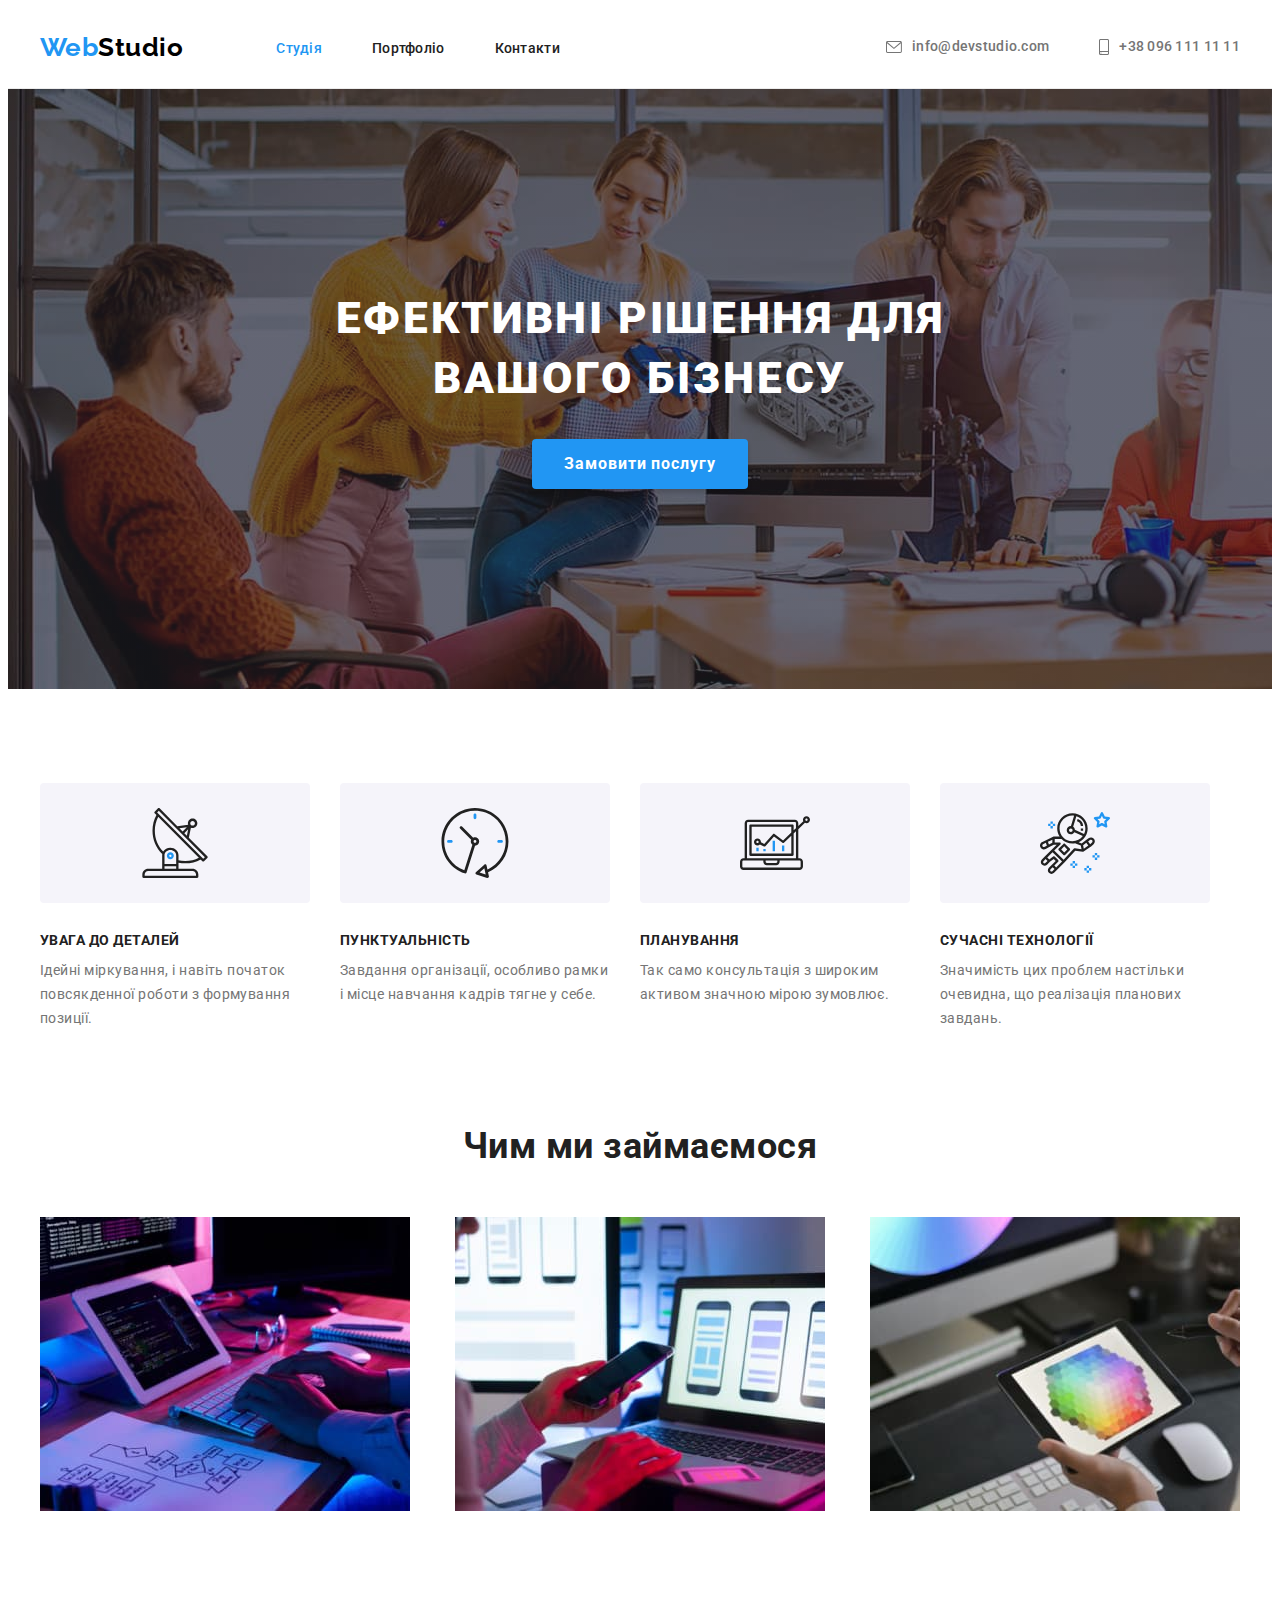
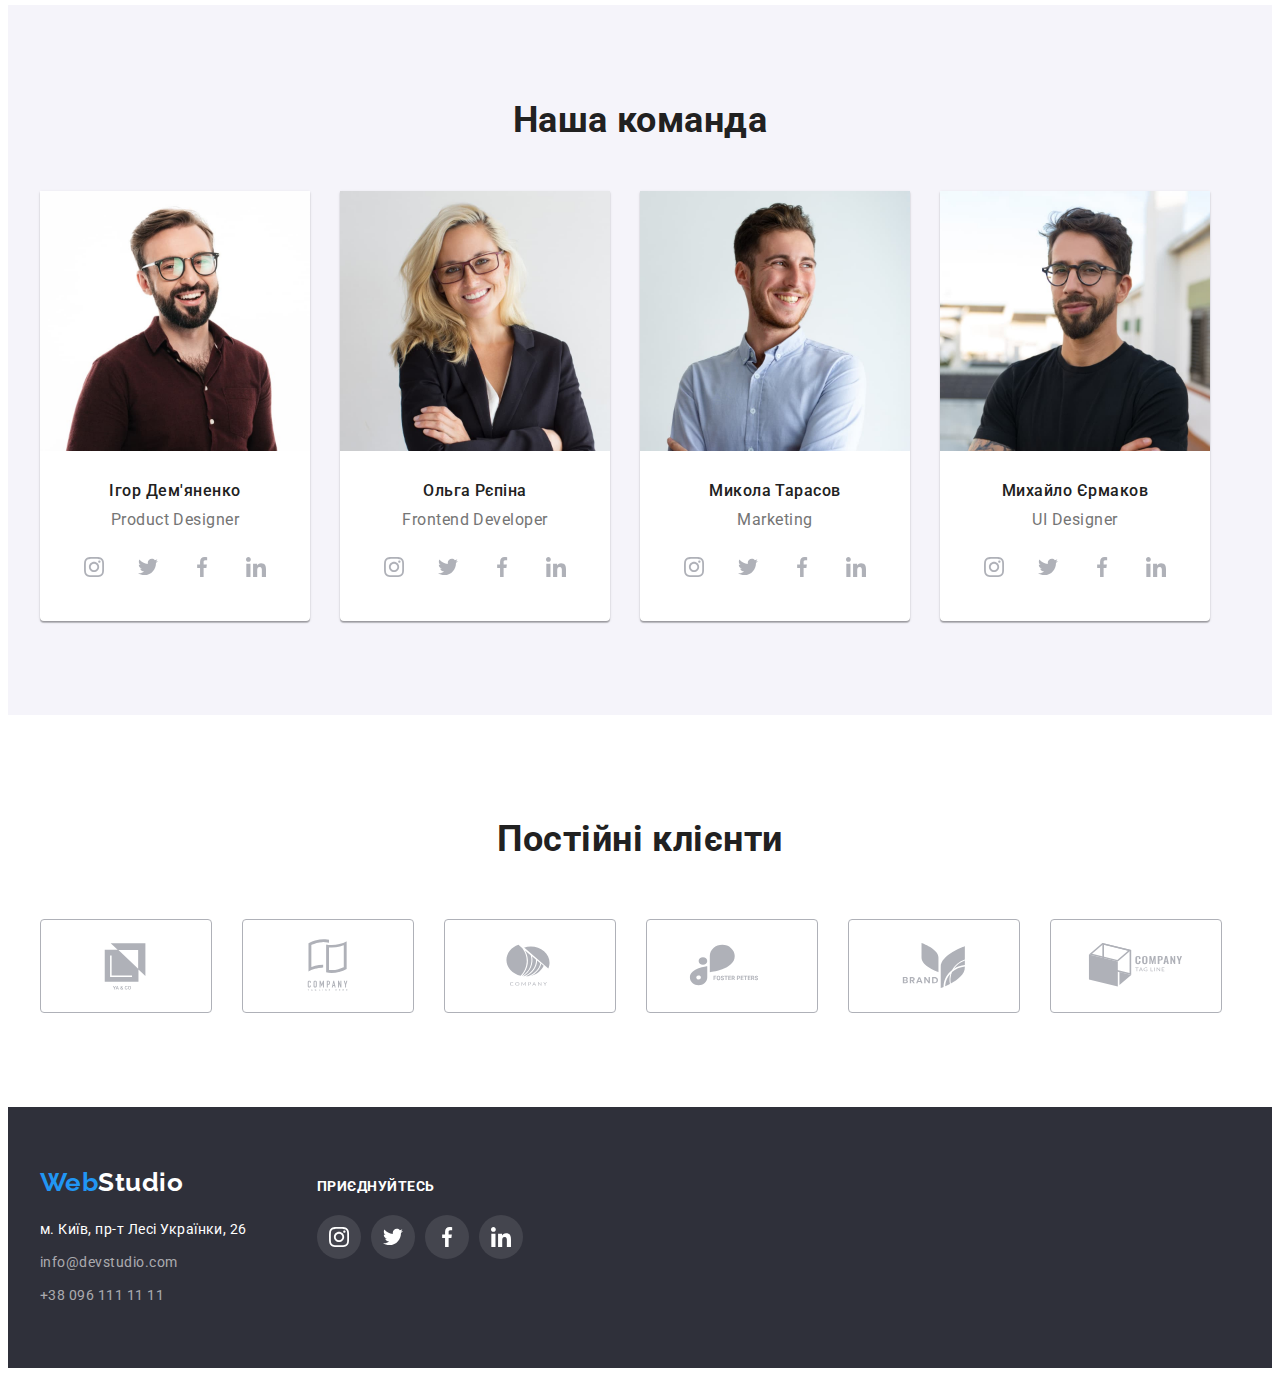
<file: index.html>
<!DOCTYPE html>
<html lang="uk">
<head>
    <meta charset="UTF-8">
    <meta http-equiv="X-UA-Compatible" content="IE=edge">
    <meta name="viewport" content="width=device-width, initial-scale=1.0">
    <title>Студія</title>
    <link href="https://fonts.googleapis.com/css2?family=Raleway:wght@700&family=Roboto:wght@400;500;700;900&display=swap"
        rel="stylesheet"/>
    <link rel="stylesheet" href="https://cdnjs.cloudflare.com/ajax/libs/modern-normalize/1.1.0/modern-normalize.min.css"
        integrity="sha512-wpPYUAdjBVSE4KJnH1VR1HeZfpl1ub8YT/NKx4PuQ5NmX2tKuGu6U/JRp5y+Y8XG2tV+wKQpNHVUX03MfMFn9Q=="
        crossorigin="anonymous" referrerpolicy="no-referrer" />
    <link rel="stylesheet" href="./css/styles.css"/>
</head>
<body>
    <header class="site-header">
        <div class="container header-container">
            <nav class="header-nav">
                <a class="logo logo-blue" href="./index.html" lang="en">Web<span class="logo logo-black">Studio</span></a>
                <ul class="site-nav list">
                    <li class="nav-link"> <a class="link active" href="./index.html">Студія</a></li>
                    <li class="nav-link"> 

                        <a class="link" href="./portfolio.html">Портфоліо</a></li>
                    <li class="nav-link"> <a class="link" href="#">Контакти</a></li>
                </ul>
            </nav>
            <ul class="auth-nav list">
                <li class="contact-list">
                    <a class="contact-link" href="mailto:info@devstudio.com">
                        <svg lang="en" aria-lable="envelope icon" class="contact-icon" width="16" height="12">
                            <use href="./images/icons.svg#icon-envelope"></use>
                        </svg>
                        info@devstudio.com
                    </a>
                   
                </li>
                <li class="contact-list">
                    <a class="contact-link" href="tel:+380961111111">
                        <svg lang="en" aria-lable="smartphone icon" class="contact-icon" width="10" height="16">
                            <use href="./images/icons.svg#icon-smartphone"></use>
                        </svg>
                        +38 096 111 11 11
                    </a>
                    
                </li>
            </ul>
        </div>
    </header>
    <main> 
        <div class="overlay">
            <section class="site">
                <div class="container">
                    <h1 class="site-name">Ефективні рішення для вашого бізнесу</h1>
                    <button class="site-button" type="button">Замовити послугу</button>
                </div>
            </section>
        </div>
        <section class="advantages section">
            <div class="container">
                <h2 class="visually-hidden">Наші переваги</h2>
                <ul class="list advantages-list">
                    <li class="advantages-element">
                        <div class="thumb-advantages">
                            <svg aria-label="антена" class="advantages-icon" width="70" height="70">
                                <use href="./images/icons.svg#icon-antenna"></use>
                            </svg>
                        </div>
                        <h3 class="advantages-item">Увага до деталей</h3>
                        <p class="advantages-text">Ідейні міркування, і навіть початок повсякденної роботи з формування позиції.</p>
                    </li>
                    <li class="advantages-element">
                        <div class="thumb-advantages">
                            <svg aria-label="годинник" class="advantages-icon" width="70" height="70">
                                <use href="./images/icons.svg#icon-clock"></use>
                            </svg>
                        </div>
                        <h3 class="advantages-item">Пунктуальність</h3>
                        <p class="advantages-text">Завдання організації, особливо рамки і місце навчання кадрів тягне у себе.</p>
                    </li>
                    <li class="advantages-element">
                        <div class="thumb-advantages">
                            <svg aria-label="діаграма" class="advantages-icon" width="70" height="70">
                                <use href="./images/icons.svg#icon-diagram"></use>
                            </svg>
                        </div>
                        <h3 class="advantages-item">Планування</h3>
                        <p class="advantages-text">Так само консультація з широким активом значною мірою зумовлює.</p>
                    </li>
                    <li class="advantages-element">
                        <div class="thumb-advantages">
                            <svg aria-label="астронавт" class="advantages-icon" width="70" height="70">
                                <use href="./images/icons.svg#icon-astronaut"></use>
                            </svg>
                        </div>
                        <h3 class="advantages-item">Сучасні технології</h3>
                        <p class="advantages-text">Значимість цих проблем настільки очевидна, що реалізація планових завдань.</p>
                    </li>
                </ul>
            </div>
        </section>
        <section class="profile section">
            <div class="container">
                <h2 class="profile-title">Чим ми займаємося</h2>
                <ul class="list profile-img">
                    <li><img src="./images/box1.jpg" alt="Монітори із програмним кодом" width="370"></li>
                    <li><img src="./images/box2.jpg" alt="Екран ноутбука з різними версіями сайту на мобільні пристрої" width="370">
                    </li>
                    <li><img src="./images/box3.jpg" alt="Палітра кольорів на екрані планшету" width="370"></li>
                </ul>
            </div>
        </section>
        <section class="team section">
            <div class="container">
                <h2 class="team-title">Наша команда</h2>
                <ul class="list list-team">
                    <li class="team-card">
                        <img src="./images/img1.jpg" alt="Веселий чоловік у окулярах" width="270">
                        <h3 class="team-subtitle">Ігор Дем'яненко</h3>
                        <p class="team-text" lang="en">Product Designer</p>
                        <ul class="list social-list">
                            <li class="social-list-item">
                                <a href="" class="social-list-link">
                                    <svg lang="en" aria-lable="instagram icon" class="social-list-icon" width="20" height="20">
                                        <use href="./images/icons.svg#icon-instagram"></use>
                                    </svg>
                                </a>
                            </li>
                            <li class="social-list-item">
                                <a href="" class="social-list-link">
                                    <svg lang="en" aria-lable="twitter icon" class="social-list-icon" width="20" height="20">
                                        <use href="./images/icons.svg#icon-twitter"></use>
                                    </svg>
                                </a>
                            </li>
                            <li class="social-list-item">
                                <a href="" class="social-list-link">
                                    <svg lang="en" aria-lable="facebook icon" class="social-list-icon" width="20" height="20">
                                        <use href="./images/icons.svg#icon-facebook"></use>
                                    </svg>
                                </a>
                            </li>
                            <li class="social-list-item">
                                <a href="" class="social-list-link">
                                    <svg lang="en" aria-lable="linkedin icon" class="social-list-icon" width="20" height="20">
                                        <use href="./images/icons.svg#icon-linkedin"></use>
                                    </svg>
                                </a>
                            </li>
                        </ul>
                    </li>
                    <li class="team-card">
                        <img src="./images/img2.jpg" alt="Чарівна білявка" width="270">
                        <h3 class="team-subtitle">Ольга Рєпіна</h3>
                        <p class="team-text" lang="en">Frontend Developer</p>
                        <ul class="list social-list">
                            <li class="social-list-item">
                                <a href="" class="social-list-link">
                                    <svg lang="en" aria-lable="instagram icon" class="social-list-icon" width="20" height="20">
                                        <use href="./images/icons.svg#icon-instagram"></use>
                                    </svg>
                                </a>
                            </li>
                            <li class="social-list-item">
                                <a href="" class="social-list-link">
                                    <svg lang="en" aria-lable="twitter icon" class="social-list-icon" width="20" height="20">
                                        <use href="./images/icons.svg#icon-twitter"></use>
                                    </svg>
                                </a>
                            </li>
                            <li class="social-list-item">
                                <a href="" class="social-list-link">
                                    <svg lang="en" aria-lable="facebook icon" class="social-list-icon" width="20" height="20">
                                        <use href="./images/icons.svg#icon-facebook"></use>
                                    </svg>
                                </a>
                            </li>
                            <li class="social-list-item">
                                <a href="" class="social-list-link">
                                    <svg lang="en" aria-lable="linkedin icon" class="social-list-icon" width="20" height="20">
                                        <use href="./images/icons.svg#icon-linkedin"></use>
                                    </svg>
                                </a>
                            </li>
                        </ul>
                    </li>
                    <li class="team-card">
                        <img src="./images/img3.jpg" alt="Щасливий чоловік у білій сорочці " width="270">
                        <h3 class="team-subtitle">Микола Тарасов</h3>
                        <p class="team-text" lang="en">Marketing</p>
                        <ul class="list social-list">
                            <li class="social-list-item">
                                <a href="" class="social-list-link">
                                    <svg lang="en" aria-lable="instagram icon" class="social-list-icon" width="20" height="20">
                                        <use href="./images/icons.svg#icon-instagram"></use>
                                    </svg>
                                </a>
                            </li>
                            <li class="social-list-item">
                                <a href="" class="social-list-link">
                                    <svg lang="en" aria-lable="twitter icon" class="social-list-icon" width="20" height="20">
                                        <use href="./images/icons.svg#icon-twitter"></use>
                                    </svg>
                                </a>
                            </li>
                            <li class="social-list-item">
                                <a href="" class="social-list-link">
                                    <svg lang="en" aria-lable="facebook icon" class="social-list-icon" width="20" height="20">
                                        <use href="./images/icons.svg#icon-facebook"></use>
                                    </svg>
                                </a>
                            </li>
                            <li class="social-list-item">
                                <a href="" class="social-list-link">
                                    <svg lang="en" aria-lable="linkedin icon" class="social-list-icon" width="20" height="20">
                                        <use href="./images/icons.svg#icon-linkedin"></use>
                                    </svg>
                                </a>
                            </li>
                        </ul>
                    </li>
                    <li class="team-card">
                        <img src="./images/img4.jpg" alt="Чоловік із загадковою посмішкою" width="270">
                        <h3 class="team-subtitle">Михайло Єрмаков</h3>
                        <p class="team-text" lang="en">UI Designer</p>
                        <ul class="list social-list">
                            <li class="social-list-item">
                                <a href="" class="social-list-link">
                                    <svg lang="en" aria-lable="instagram icon" class="social-list-icon" width="20" height="20">
                                        <use href="./images/icons.svg#icon-instagram"></use>
                                    </svg>
                                </a>
                            </li>
                            <li class="social-list-item">
                                <a href="" class="social-list-link">
                                    <svg lang="en" aria-lable="twitter icon" class="social-list-icon" width="20" height="20">
                                        <use href="./images/icons.svg#icon-twitter"></use>
                                    </svg>
                                </a>
                            </li>
                            <li class="social-list-item">
                                <a href="" class="social-list-link">
                                    <svg lang="en" aria-lable="facebook icon" class="social-list-icon" width="20" height="20">
                                        <use href="./images/icons.svg#icon-facebook"></use>
                                    </svg>
                                </a>
                            </li>
                            <li class="social-list-item">
                                <a href="" class="social-list-link">
                                    <svg lang="en" aria-lable="linkedin icon" class="social-list-icon" width="20" height="20">
                                        <use href="./images/icons.svg#icon-linkedin"></use>
                                    </svg>
                                </a>
                            </li>
                        </ul>
                    </li>
                </ul>
            </div>
        </section>   
        <section class="client section">
            <div class="container">
                <h2 class="client-title">Постійні клієнти</h2>
                <ul class="list client-list">
                        <li class="client-items">
                            <a href="#" class="client-link">
                                <svg lang="en" aria-lable="logotype ya co" class="client-icon" width="106" height="60">
                                    <use href="./images/icons.svg#icon-yaco"></use>
                                </svg>
                            </a>
                        </li>
                
                    <li class="client-items"> 
                        <a href="#" class="client-link">
                            <svg lang="en" aria-lable="logotype tagline here" class="client-icon" width="106" height="60">
                                <use href="./images/icons.svg#icon-taglinehere"></use>
                            </svg>
                        </a>
                    </li>
                    <li class="client-items"> 
                        <a href="#" class="client-link">
                            <svg lang="en" aria-lable="logotype company" class="client-icon" width="106" height="60">
                                <use href="./images/icons.svg#icon-company"></use>
                            </svg>
                        </a>
                    </li>
                    <li class="client-items"> 
                        <a href="#" class="client-link">
                            <svg lang="en" aria-lable="logotype foster peters" class="client-icon" width="106" height="60">
                                <use href="./images/icons.svg#icon-fosterpeters"></use>
                            </svg>
                        </a>
                    </li>
                    <li class="client-items"> 
                        <a href="#" class="client-link">
                            <svg lang="en" aria-lable="logotype brand" class="client-icon" width="106" height="60">
                                <use href="./images/icons.svg#icon-brand"></use>
                            </svg>
                        </a>
                    </li>
                    <li class="client-items"> 
                        <a href="#" class="client-link">
                            <svg lang="en" aria-lable="logotype tag line" class="client-icon" width="106" height="60">
                                <use href="./images/icons.svg#icon-tagline"></use>
                            </svg>
                        </a>
                    </li>
                </ul>
            </div>
        </section>
    </main>
    <footer class="site-footer">
        <div class="container footer-container">
            <div class="contact-footer">
                <div class="logo-footer">
                    <a class="logo logo-blue" href="./index.html" lang="en">Web<span class="logo logo-white">Studio</span></a>
                </div>
                <address>
                    <ul class="auth list">
                        <li class="auth-link" ><a class="address" href="https://goo.gl/maps/CPtrU1FHBa2aNyZL9" target="_blank"
                                rel="noopener noreferrer nofollow">м. Київ, пр-т Лесі Українки, 26</a></li>
                        <li class="auth-link" ><a class="contact-link" href="mailto:info@devstudio.com">info@devstudio.com</a></li>
                        <li class="auth-link" ><a class="contact-link" href="tel:+380961111111">+38 096 111 11 11</a></li>
                    </ul>
                </address>
            </div>
            <div class="join">
                <p class="join-title">приєднуйтесь</p>
                <ul class="list join-list">
                    <li class="join-item">
                        <a href="#" class="social-list-link join-link">
                            <svg lang="en" aria-lable="instagram icon" class="social-list-icon join-icon" width="20" height="20">
                                <use href="./images/icons.svg#icon-instagram"></use>
                            </svg>
                        </a>
                    </li>
                    <li class="join-item">
                        <a href="#" class="social-list-link join-link">
                            <svg lang="en" aria-lable="twitter icon" class="social-list-icon join-icon" width="20" height="20">
                                <use href="./images/icons.svg#icon-twitter"></use>
                            </svg>
                        </a>
                    </li>
                    <li class="join-item">
                        <a href="#" class="social-list-link join-link">
                            <svg lang="en" aria-lable="facebook icon" class="social-list-icon join-icon" width="20" height="20">
                                <use href="./images/icons.svg#icon-facebook"></use>
                            </svg>
                        </a>
                    </li>
                    <li class="join-item">
                        <a href="#" class="social-list-link join-link">
                            <svg lang="en" aria-lable="linkedin icon" class="social-list-icon join-icon" width="20" height="20">
                                <use href="./images/icons.svg#icon-linkedin"></use>
                            </svg>
                        </a>
                    </li>
                </ul>

            </div>
        </div>
    </footer>
</body>
</html>
</file>
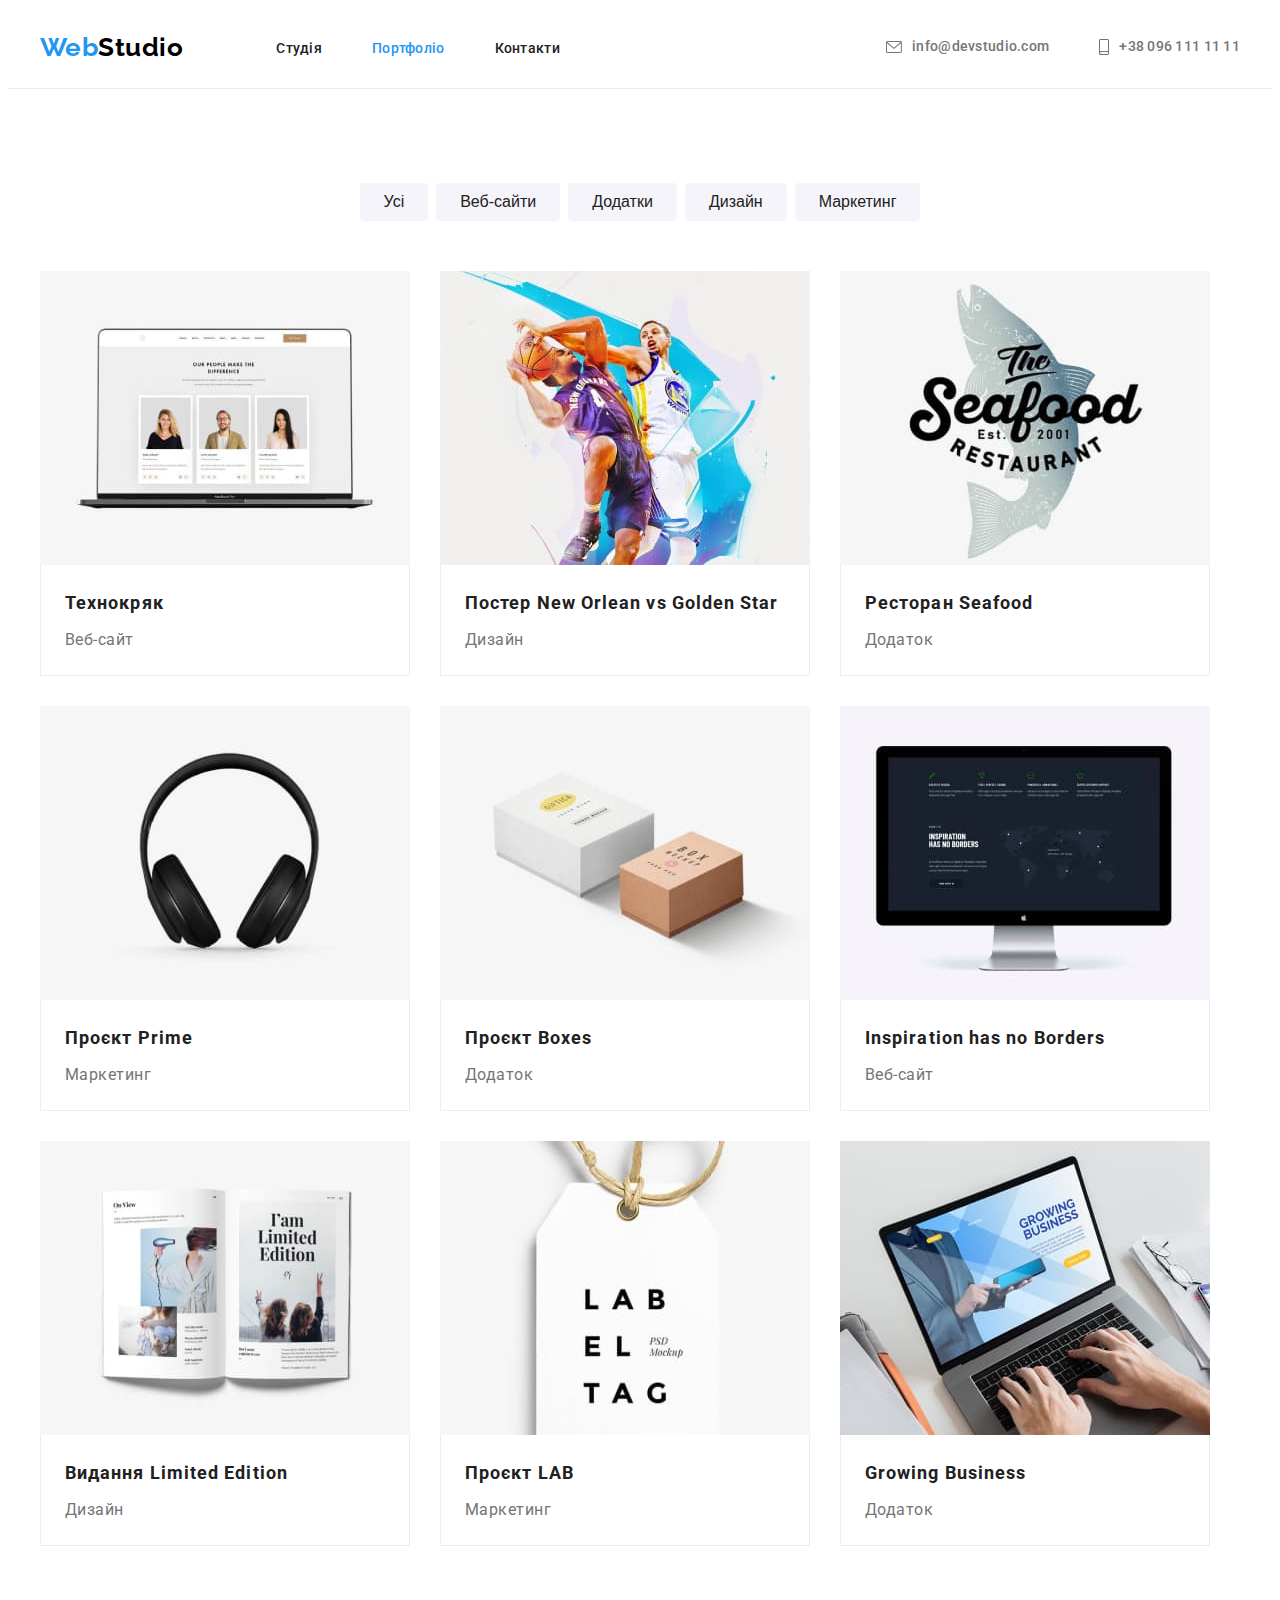
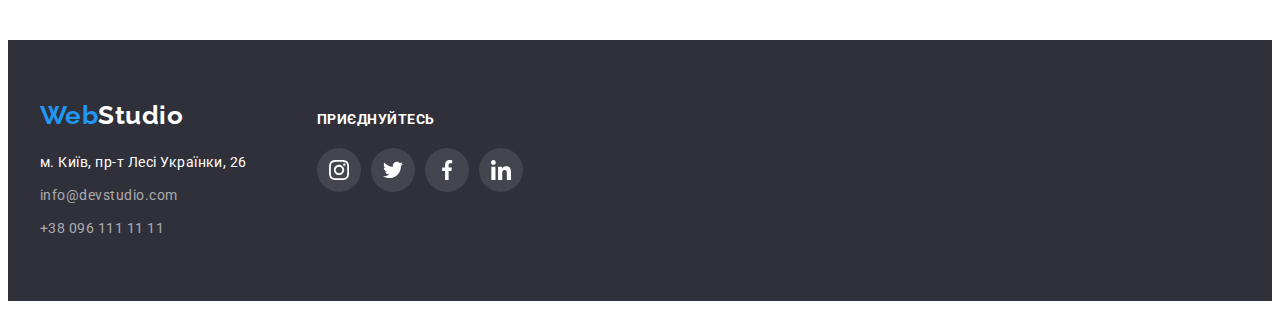
<file: portfolio.html>
<!DOCTYPE html>
<html lang="uk">
<head>
    <meta charset="UTF-8">
    <meta http-equiv="X-UA-Compatible" content="IE=edge">
    <meta name="viewport" content="width=device-width, initial-scale=1.0">
    <title>Портфоліо</title>
    <link href="https://fonts.googleapis.com/css2?family=Raleway:wght@700&family=Roboto:wght@400;500;700;900&display=swap"
        rel="stylesheet"/>
    <link rel="stylesheet" href="https://cdnjs.cloudflare.com/ajax/libs/modern-normalize/1.1.0/modern-normalize.min.css"
        integrity="sha512-wpPYUAdjBVSE4KJnH1VR1HeZfpl1ub8YT/NKx4PuQ5NmX2tKuGu6U/JRp5y+Y8XG2tV+wKQpNHVUX03MfMFn9Q=="
        crossorigin="anonymous" referrerpolicy="no-referrer" />
    <link rel="stylesheet" href="./css/styles.css" />
</head>
<body>
    <header class="site-header">
        <div class="container header-container">
            <nav class="header-nav">
                <a class="logo logo-blue" href="./index.html" lang="en">Web<span class="logo logo-black">Studio</span></a>
                <ul class="site-nav list">
                    <li class="nav-link"> <a class="link" href="./index.html">Студія</a></li>
                    <li class="nav-link">
    
                        <a class="link  active" href="./portfolio.html">Портфоліо</a>
                    </li>
                    <li class="nav-link"> <a class="link" href="#">Контакти</a></li>
                </ul>
            </nav>
            <ul class="auth-nav list">
                <li class="contact-list">
                    <a class="contact-link" href="mailto:info@devstudio.com">
                        <svg lang="en" aria-lable="envelope icon" class="contact-icon" width="16" height="12">
                            <use href="./images/icons.svg#icon-envelope"></use>
                        </svg>
                        info@devstudio.com
                    </a>
    
                </li>
                <li class="contact-list">
                    <a class="contact-link" href="tel:+380961111111">
                        <svg lang="en" aria-lable="smartphone icon" class="contact-icon" width="10" height="16">
                            <use href="./images/icons.svg#icon-smartphone"></use>
                        </svg>
                        +38 096 111 11 11
                    </a>
    
                </li>
            </ul>
        </div>
    </header>
    <main>
        <section class="portfolio section">
            <div class="container">
                <h1 class="visually-hidden">Портфоліо</h1>
                <ul class="list button-list">
                    <li class="button-filter"><button class="button-choice" type="button">Усі</button></li>
                    <li class="button-filter"><button class="button-choice" type="button">Веб-сайти</button></li>
                    <li class="button-filter"><button class="button-choice" type="button">Додатки</button></li>
                    <li class="button-filter"><button class="button-choice" type="button">Дизайн</button></li>
                    <li class="button-filter"><button class="button-choice" type="button">Маркетинг</button></li>
                </ul>
                <ul class="portf list">
                    <li class="portf-card">
                        <a href="#" class="link card-link">
                            
                            <img class="img-card" src="./images/portf1.jpg"
                                alt="На екрані ноутбука фото дівчини-блондинки, чоловіка в окулярах та дівчини з темним волоссям"
                                width="370" />
                            <div class="border-card">
                                <h2 class="portf-title">Технокряк</h2>
                                <p class="portf-text">Веб-сайт</p>
                            </div>
                            
                        </a>    
                    </li>
                    <li class="portf-card">
                        <a href="#" class="link card-link">
                            <img class="img-card" src="./images/portf2.jpg" alt="Гра двох баскетболістів" width="370" />
                            <div class="border-card">
                                <h2 class="portf-title">Постер <span lang="en">New Orlean vs Golden Star</span></h2>
                                <p class="portf-text">Дизайн</p>
                            </div>
                        </a>
                    </li>
                    <li class="portf-card">
                        <a href="#" class="link card-link">
                            <img class="img-card" src="./images/portf3.jpg" alt="Лосось та напис із назвою ресторану" width="370" />
                            <div class="border-card">
                                <h2 class="portf-title">Ресторан <span lang="en">Seafood</span></h2>
                                <p class="portf-text">Додаток</p>
                            </div>
                        </a>
                    </li>
                    <li class="portf-card">
                        <a href="#" class="link card-link">
                            <img class="img-card" src="./images/portf4.jpg" alt="Навушники" width="370" />
                            <div class="border-card">
                                <h2 class="portf-title">Проєкт <span lang="en">Prime</span></h2>
                                <p class="portf-text">Маркетинг</p>
                            </div>
                        </a>
                    </li>
                    <li class="portf-card">
                        <a href="#" class="link card-link">
                            <img class="img-card" src="./images/portf5.jpg" alt="Дві картонні коробки білого та бежевого кольору" width="370" />
                            <div class="border-card">
                                <h2 class="portf-title">Проєкт <span lang="en">Boxes</span></h2>
                                <p class="portf-text">Додаток</p>
                            </div>
                        </a>
                    </li>
                    <li class="portf-card">
                        <a href="#" class="link card-link">
                            <img class="img-card" src="./images/portf6.jpg" alt="Монітор із відкритою сторінкою сайту" width="370" />
                            <div class="border-card">
                                <h2 class="portf-title" lang="en">Inspiration has no Borders</h2>
                                <p class="portf-text">Веб-сайт</p>
                            </div>
                        </a>
                    </li>
                    <li class="portf-card">
                        <a href="#" class="link card-link">
                            <img class="img-card" src="./images/portf7.jpg" alt="Розгортка глянцевого журналу" width="370" />
                            <div class="border-card">
                                <h2 class="portf-title">Видання <span lang="en">Limited Edition</span></h2>
                                <p class="portf-text">Дизайн</p>
                            </div>
                        </a>
                    </li>
                    <li class="portf-card">
                        <a href="#" class="link card-link">
                            <img class="img-card" src="./images/portf8.jpg" alt="Ярлик з написом ЛейблТег" width="370" />
                            <div class="border-card">
                                <h2 class="portf-title">Проєкт <span lang="en">LAB</span></h2>
                                <p class="portf-text">Маркетинг</p>
                            </div>
                        </a>
                    </li>
                    <li class="portf-card">
                        <a href="#" class="link card-link">
                            <img class="img-card" src="./images/portf9.jpg" alt="Руки на клавіатурі ноутбука" width="370" />
                            <div class="border-card">
                                <h2 class="portf-title" lang="en">Growing Business</h2>
                                <p class="portf-text">Додаток</p>
                            </div>
                        </a>
                    </li>
                </ul>
            </div>
        </section>
    </main>
    <footer class="site-footer">
        <div class="container footer-container">
            <div class="contact-footer">
                <div class="logo-footer">
                    <a class="logo logo-blue" href="./index.html" lang="en">Web<span
                            class="logo logo-white">Studio</span></a>
                </div>
                <address>
                    <ul class="auth list">
                        <li class="auth-link"><a class="address" href="https://goo.gl/maps/CPtrU1FHBa2aNyZL9"
                                target="_blank" rel="noopener noreferrer nofollow">м. Київ, пр-т Лесі Українки, 26</a></li>
                        <li class="auth-link"><a class="contact-link"
                                href="mailto:info@devstudio.com">info@devstudio.com</a></li>
                        <li class="auth-link"><a class="contact-link" href="tel:+380961111111">+38 096 111 11 11</a></li>
                    </ul>
                </address>
            </div>
            <div class="join">
                <h3 class="join-title">приєднуйтесь</h3>
                <ul class="list join-list">
                    <li class="join-item">
                        <a href="#" class="social-list-link join-link">
                            <svg lang="en" aria-lable="instagram icon" class="social-list-icon join-icon" width="20" height="20">
                                <use href="./images/icons.svg#icon-instagram"></use>
                            </svg>
                        </a>
                    </li>
                    <li class="join-item">
                        <a href="#" class="social-list-link join-link">
                            <svg lang="en" aria-lable="twitter icon" class="social-list-icon join-icon" width="20" height="20">
                                <use href="./images/icons.svg#icon-twitter"></use>
                            </svg>
                        </a>
                    </li>
                    <li class="join-item">
                        <a href="#" class="social-list-link join-link">
                            <svg lang="en" aria-lable="facebook icon" class="social-list-icon join-icon" width="20" height="20">
                                <use href="./images/icons.svg#icon-facebook"></use>
                            </svg>
                        </a>
                    </li>
                    <li class="join-item">
                        <a href="#" class="social-list-link join-link">
                            <svg lang="en" aria-lable="linkedin icon" class="social-list-icon join-icon" width="20" height="20">
                                <use href="./images/icons.svg#icon-linkedin"></use>
                            </svg>
                        </a>
                    </li>
                </ul>
    
            </div>
        </div>
    </footer>
</body>
</html>
</file>
<file: css/styles.css>
:root{
    --primary-text-color:#757575;
    --accent-color:#212121;
    --accent-blue-color:#2196F3;
    --blue-color:#188CE8;
    --accent-bg-color:#F5F4FA;
    --title-bg-color:#2F303A;
    --main-white:#ffffff;
    --black-logo:#000000;
    --social-logo:#AFB1B8;
}
h1, h2, h3, h4, p{
    margin-top: 0;
    margin-bottom: 0;
}
ul{
    margin-top: 0;
    margin-bottom: 0;
    padding-left: 0;
}
img {
    display: block;
    max-width: 100%;
    height: auto;
}
body{
    background-color: var(--main-white);
    color: var(--primary-text-color);
    font-family: Roboto, sans-serif;
    letter-spacing: 0.03em;
}
.container{
    width: 1200px;
    padding-left: 15px;
    padding-right: 15px;
    margin-left: auto;
    margin-right: auto;
}
.section{
    padding-bottom: 94px;
}
/* logo */
.logo {
    font-family: Raleway, sans-serif;
    font-weight: 700;
    font-size: 26px;
    line-height: 1.19;
    text-decoration: none;

}

.logo-blue {
    color: var(--accent-blue-color);
}

.logo-black {
    color: var(--black-logo);
}

.logo-white {
    color: var(--main-white);
}
/* header */
.site-header {
    padding-top: 24px;
    padding-bottom: 25px;
    border-bottom: 1px solid #ECECEC;

    background-color: var(--main-white);
}
.header-container{
    display: flex;
    justify-content: space-between;
    align-items: center;
    
} 
.header-nav{
    display: flex;
    align-items: center;
}
.site-nav{
    display: flex;
    align-items: center;
    margin-left: 93px;
}
.list {
    list-style: none;
}
.nav-link{
    margin-right: 50px;
}
.nav-link:last-child{
    margin-right: 0px;
}

/* navigation */

.site-nav, .auth-nav, .auth, .link{
    text-decoration: none;
}
.site-nav .link{
    color: var(--accent-color);
    font-weight: 500;
    font-size: 14px;
    line-height: 1.14;
    letter-spacing: 0.02em;
    text-decoration: none;
}
.site-nav .active{
    color: var(--accent-blue-color);
}
.site-nav .link:hover, .site-nav .link:focus {
    color: var(--accent-blue-color);
} 
.auth-nav {
    display: flex;
    align-items: center;
}
.auth-nav .contact-link{
    display: flex;
    align-items: center;
    color: var(--primary-text-color);
    font-weight: 500;
    font-size: 14px;
    line-height: 1.14;
    letter-spacing: 0.02em;
    text-decoration: none;
    fill: currentColor;
}
.contact-list{
    margin-left: 50px;
      
}
.contact-list:first-child {
    margin-left: 0px;
}

.contact-icon{
   margin-right: 10px;
    
}

/* main */
.site-button,
.button-choice {
    cursor: pointer;
}
/* section site-name */
.site{
    text-align: center;
    padding-top: 200px;
    padding-bottom: 200px;
  
}
.overlay{
    max-width: 1600px;
    height: 600px;
    margin-left: auto;
    margin-right: auto;
    background: var(--title-bg-color);
    background-image: linear-gradient(to right, rgba(47, 48, 58, 0.4), rgba(47, 48, 58, 0.4)), url(../images/hero.jpg);
    background-size: cover;
}

.site-name{
    margin: auto;
    margin-bottom:30px;
    width: 696px;
 
   
    font-weight: 900;
    font-size: 44px;
    line-height: 1.36;
    letter-spacing: 0.06em;
    text-transform: uppercase;
    color: var(--main-white);
}
.site-button{
    padding: 10px 32px;
    min-width: 216px;
    box-shadow: 0px 4px 4px rgba(0, 0, 0, 0.15);
    border-radius: 4px;
    border-style: none;

    color: var(--main-white);
    background:var(--accent-blue-color);

    font-family: inherit;
    font-weight: 700;
    font-size: 16px;
    line-height: 1.88;
    display: inline-block;
    align-items: center;
    text-align: center;
    letter-spacing: 0.06em;
   
   
}

.site-button:hover,
.site-button:focus{
    background: var(--blue-color);
}
/* section advantages */
.advantages{
    padding-top: 94px;
} 
.visually-hidden{
    position: absolute;
    white-space: nowrap;
    width: 1px;
    height: 1px;
    overflow: hidden;
    border: 0;
    padding: 0;
    clip: rect(0 0 0 0);
    clip-path: inset(50%);
    margin: -1px;
}
.advantages-list{
    display: flex;
}
.advantages-element {
    width: 270px;
    }
.advantages-element:nth-child(-n+3){
    margin-right: 30px;
}
.thumb-advantages{
    display: flex; 
    margin-bottom: 30px;
    
    align-items: center;
    justify-content: center;
    width: 270px;
    height: 120px;
  
    background-color: var(--accent-bg-color);
    border-radius: 4px;
    
}
.advantages-item{
    margin-bottom: 10px;

    font-weight: 700;
    font-size: 14px;
    line-height: 1.14;
    text-transform: uppercase;
    color:var(--accent-color);
}
.advantages-text{
    font-size: 14px;
    line-height: 1.71;
}  
/* profile */


.profile-title {
    margin-bottom: 50px;
}
.profile-img{
    display: flex;
    justify-content: space-between;
}
/* team */
.team {
    padding-top: 94px;
    background-color: var(--accent-bg-color);
}
.team-title{
    margin-bottom: 50px;
}
.list-team{
    display: flex;
}
.team-card{ 
    width: 270px;
    background: var(--main-white);
    box-shadow: 0px 1px 3px rgba(0, 0, 0, 0.12), 0px 1px 1px rgba(0, 0, 0, 0.14), 0px 2px 1px rgba(0, 0, 0, 0.2);
    border-radius: 0px 0px 4px 4px;
}
.team-card:nth-child(-n+3){
margin-right: 30px;
}
.team-title, .profile-title{
    font-weight: 700;
    font-size: 36px;
    line-height: 1.17;
    text-align: center;
    color: var(--accent-color);
}
.team-subtitle{
    padding-top: 30px;
    margin-bottom: 10px;
    font-weight: 500;
    font-size: 16px;
    line-height: 1.19;
    text-align: center;
    color: var(--accent-color);
}
.team-text{
    margin-bottom: 16px;
    font-size: 16px;
    line-height: 1.19;
    text-align: center;
}
.social-list {
    padding-bottom: 32px;
    display: flex;
    justify-content: center;
    column-gap: 10px;
}
.social-list-item{
    width: 44px;
    height: 44px;
}
.social-list-link{
    display: flex;
    align-items: center;
    justify-content: center;
    width: 100%;
    height: 100%;
    border-radius: 50%;
}
.social-list-link:hover,
.social-list-link:focus{
    background-color: var(--accent-blue-color);
    
}
.social-list-icon{    
    fill: var(--social-logo);
}
.social-list-link:hover .social-list-icon,
.social-list-link:focus .social-list-icon{
    fill: var(--main-white);
}
/* client */
.client {
    padding-top: 94px;
}

.client-title {
    margin-bottom: 50px;

    font-weight: 700;
    font-size: 36px;
    line-height: 1.67;
    text-align: center;

    color: var(--accent-color);
}

.client-list {
    display: flex;
    column-gap: 30px;
}
.client-icon {
    fill: currentColor;
}
.client-link{
    display: flex;
     
    width: 170px;
    height: 92px;
    align-items: center;
    justify-content: center;

    border: 1px solid var(--social-logo);
    border-radius: 4px;
    color:var(--social-logo);
}

.client-link:hover, 
.client-link:focus{
 
    border-color: var(--accent-blue-color);
    color: var(--accent-blue-color);
} 

/* page portfolio */
.portfolio{
    padding-top: 94px;
}

.button-list{
    display: flex;
    justify-content: center;
    margin-bottom: 50px;

}

.button-filter:not(:last-child) {
    margin-right: 8px;
}
.button-choice{
    border-radius: 4px;
    padding: 6px 22px;
    border:2px solid transparent;
    border-top: 0px;
    border-bottom: 0px;
    
    font-style: inherit;
    font-weight: 500;
    font-size: 16px;
    line-height: 1.63;
    color: var(--accent-color);
    background: var(--accent-bg-color);
}

.button-choice:hover, 
.button-choice:focus{
    color: var(--main-white);

    background: var(--accent-blue-color);
    box-shadow: 0px 3px 1px rgba(0, 0, 0, 0.1), 0px 1px 2px rgba(0, 0, 0, 0.08), 0px 2px 2px rgba(0, 0, 0, 0.12);
}

.portf{
    display: flex;
    flex-wrap: wrap;
   
}

.portf-card{
    
    width: 370px;
    background:var(--main-white);
    
}
.card-link{
    display: block;
}
.card-link:hover, 
.card-link:focus{
    box-shadow: 0px 1px 1px rgba(0, 0, 0, 0.12),
            0px 4px 4px rgba(0, 0, 0, 0.06),
            1px 4px 6px rgba(0, 0, 0, 0.16);
}

.border-card{
    padding: 20px 24px;
    border: 1px solid #EEEEEE;
    border-top: none;
 }
.portf-card:not(:nth-child(3n)){
    margin-right: 30px;
 }
.portf-card:nth-child(-n+6){
    margin-bottom: 30px;
 }

.portf-title{
    margin-bottom: 4px;
    font-weight: 700;
    font-size: 18px;
    line-height: 2;
    letter-spacing: 0.06em;
    color: var(--accent-color);
}
.portf-text{ 
    
    font-size: 16px;
    line-height: 1.88;

    color: var(--primary-text-color);
}
/* footer */
.site-footer{
    background-color:var(--title-bg-color);
    padding-top: 60px;
    padding-bottom: 60px;
    
}
.logo-footer{
    margin-bottom: 20px;
}

.auth .address {
    font-style: normal;
    font-size: 14px;
    line-height: 1.71;
    color: var(--main-white);
    text-decoration: none;
    margin-bottom: 9px;
}
.auth-link{
    margin-bottom: 9px;
}
.auth-link:last-child {
    margin-bottom: 0px;
}
.auth .contact-link {
    font-style: normal;
    font-size: 14px;
    line-height: 1.71;
    color: rgba(255, 255, 255, 0.6);
    text-decoration: none;
    
}
/* Hover,  focus для адреси в хедері та футері */
.auth-nav .contact-link:hover, .auth-nav .contact-link:focus, 
.auth .contact-link:hover, .auth .contact-link:focus,
.auth .address:hover, .auth .address:focus{
    color:var(--accent-blue-color);
    
}
.footer-container{
    display: flex;
    align-items: baseline;
}
.join {
    display: block;
    justify-content: center;
    align-items: baseline;
    margin-left: 70px;
    
}
.join-title{
    margin-bottom: 20px;
    
    font-weight: 700;
    font-size: 14px;
    line-height: 1.14;
    
    text-transform: uppercase;

    color: var(--main-white);
}
.join-list{
    display: flex;
    column-gap: 10px;
    width: 206px;
    height: 44px;
}

.join-item{
    width: 44px;
    height: 44px;
}

.join-link{
    width: 100%;
    height: 100%;
    background: rgba(255, 255, 255, 0.1);
}

.join-icon{
    fill: var(--main-white);
}
.join-link:hover, 
.join-link:focus{
    background: var(--accent-blue-color) ;
}
</file>
